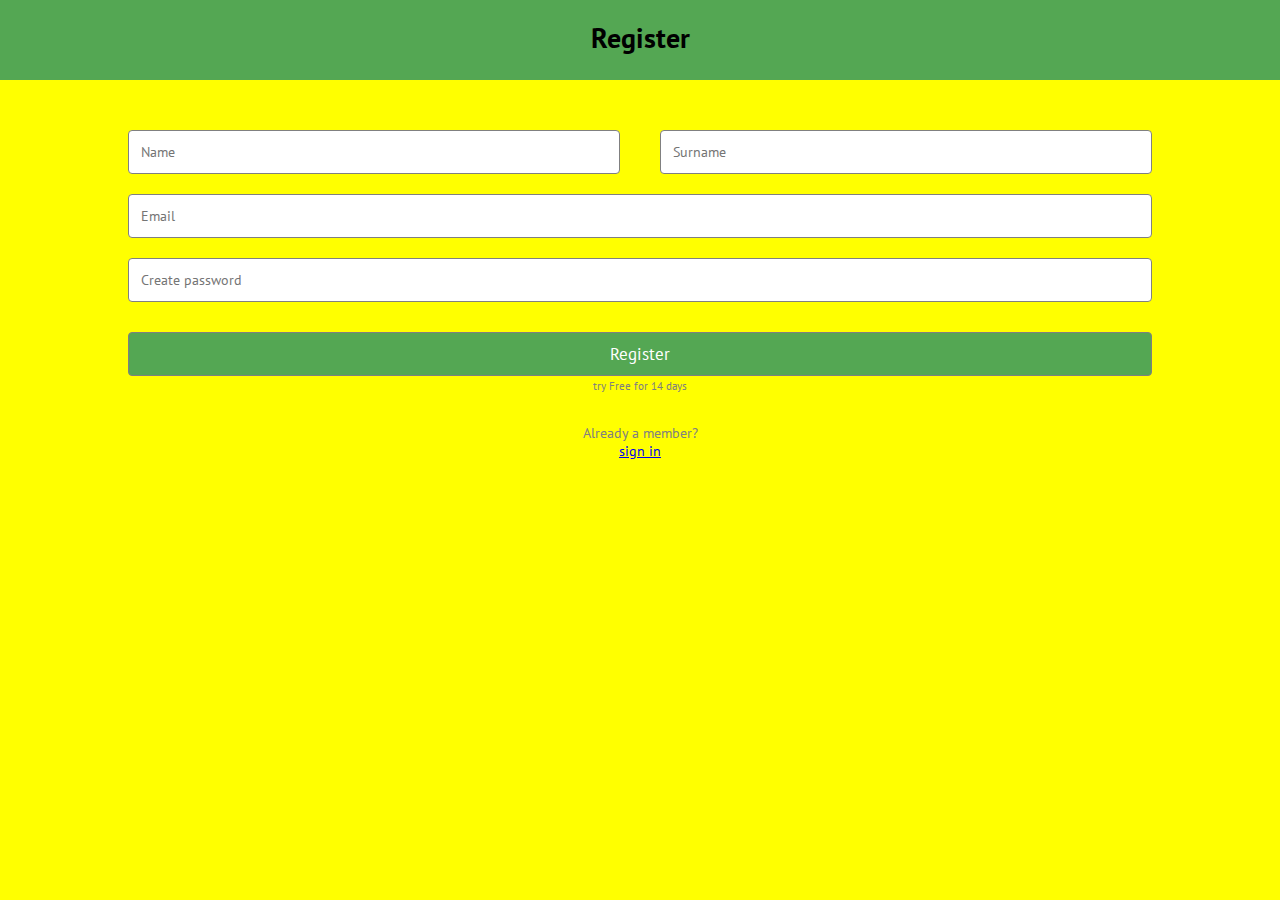
<file: 001_Registration_Form/index.html>
<!DOCTYPE html>
<html lang="en">
  <head>
    <meta charset="UTF-8" />
    <meta name="viewport" content="width=device-width, initial-scale=1.0" />
    <meta http-equiv="X-UA-Compatible" content="ie=edge" />
    <title>Registration</title>
    <link rel="stylesheet" href="style.css" />
    <link
      href="https://fonts.googleapis.com/css?family=PT+Sans&display=swap"
      rel="stylesheet"
    />
  </head>
  <body>
    <div class="form-header">
      <h1>Register</h1>
    </div>
    <form action="">
      <input type="text" name="firstname" placeholder="Name" />
      <input type="text" name="lastname" placeholder="Surname" />
      <input type="email" name="email" placeholder="Email" />
      <input type="password" name="password" placeholder="Create password" />
      <input type="button" name="register" value="Register" />
      <p class="note">try Free for 14 days</p>

      <div class="member-callout">
        <p>Already a member?</p>
        <a href="#">sign in</a>
      </div>
    </form>
  </body>
</html>
</file>
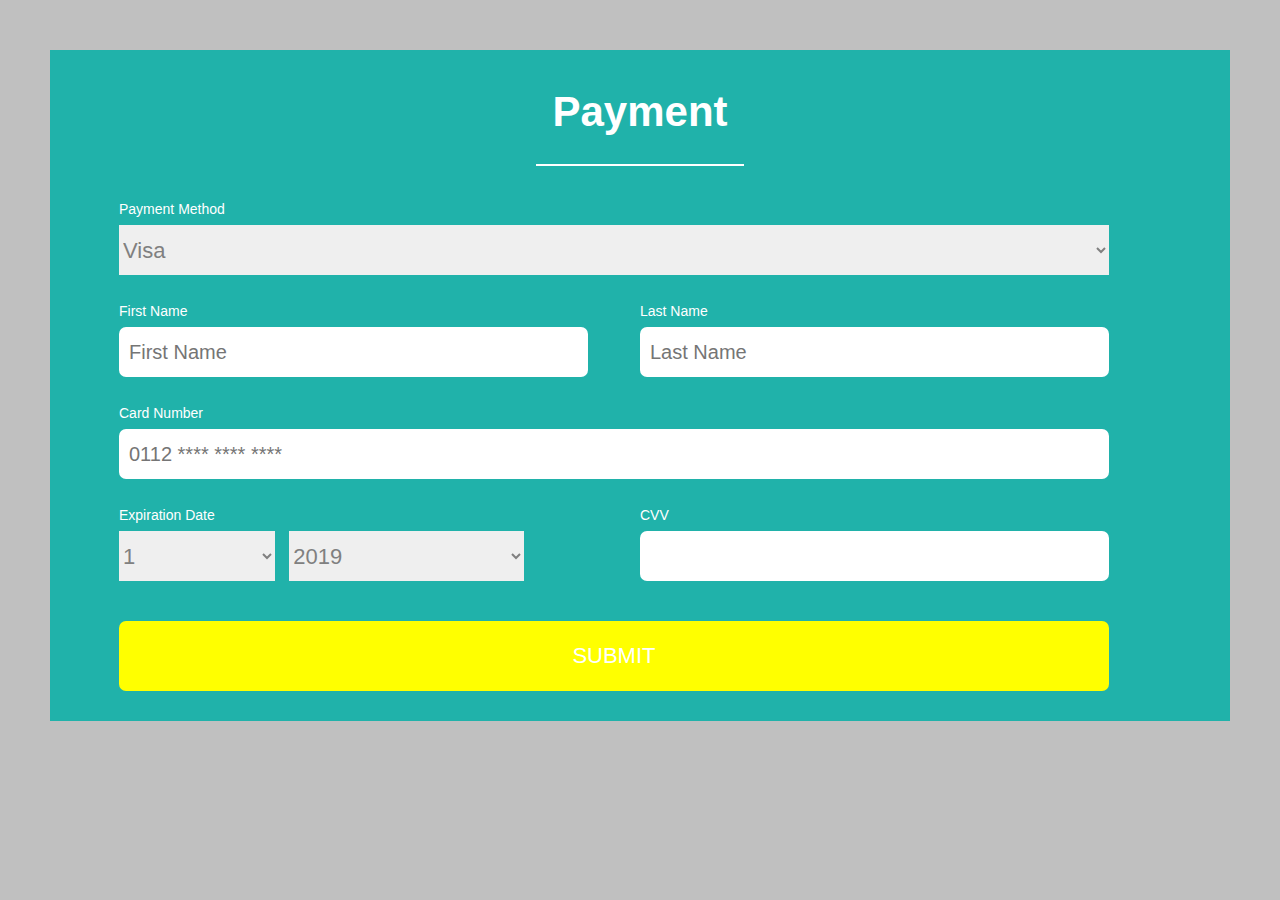
<file: 002_CC_Payment_Form/index.html>
<!DOCTYPE html>
<html lang="en">
  <head>
    <meta charset="UTF-8" />
    <meta name="viewport" content="width=device-width, initial-scale=1.0" />
    <meta http-equiv="X-UA-Compatible" content="ie=edge" />
    <title>Payment</title>
    <link rel="stylesheet" href="style.css" />
  </head>
  <body>
    <form action="">
      <div class="container">
        <div class="header">
          <h1>Payment</h1>
          <hr />
        </div>

        <div class="payment-method">
          <p>Payment Method</p>
          <select name="creditcard-type">
            <option value="visa">Visa</option>
            <option value="mastercard">Mastercard</option>
            <option value="american-express">American Express</option>
          </select>
        </div>

        <div class="names">
          <div class="first-name">
            <p>First Name</p>
            <input type="text" name="firstname" placeholder="First Name" />
          </div>

          <div class="last-name">
            <p>Last Name</p>
            <input type="text" name="lastname" placeholder="Last Name" />
          </div>
        </div>

        <div class="card-number">
          <p>Card Number</p>
          <input
            type="text"
            name="cardnumber"
            placeholder="0112 **** **** ****"
          />
        </div>

        <div class="bundle">
          <div class="expiration-date">
            <p>Expiration Date</p>
            <select name="expiration-month">
              <option value="1">1</option>
              <option value="2">2</option>
              <option value="3">3</option>
              <option value="4">4</option>
              <option value="5">5</option>
              <option value="6">6</option>
              <option value="7">7</option>
              <option value="8">8</option>
              <option value="9">9</option>
              <option value="10">10</option>
              <option value="11">11</option>
              <option value="12">12</option>
            </select>
            <select name="expiration-year">
              <option value="2019">2019</option>
              <option value="2020">2020</option>
              <option value="2021">2021</option>
              <option value="2022">2022</option>
              <option value="2023">2023</option>
              <option value="2024">2024</option>
              <option value="2025">2025</option>
              <option value="2026">2026</option>
              <option value="2027">2027</option>
              <option value="2028">2028</option>
              <option value="2029">2029</option>
              <option value="2030">2030</option>
            </select>
          </div>
          <div class="cvv">
            <p>CVV</p>
            <input type="password" name="cvv" />
          </div>
        </div>

        <div class="submit-button">
          <input type="button" value="submit" />
        </div>
      </div>
    </form>
  </body>
</html>
</file>
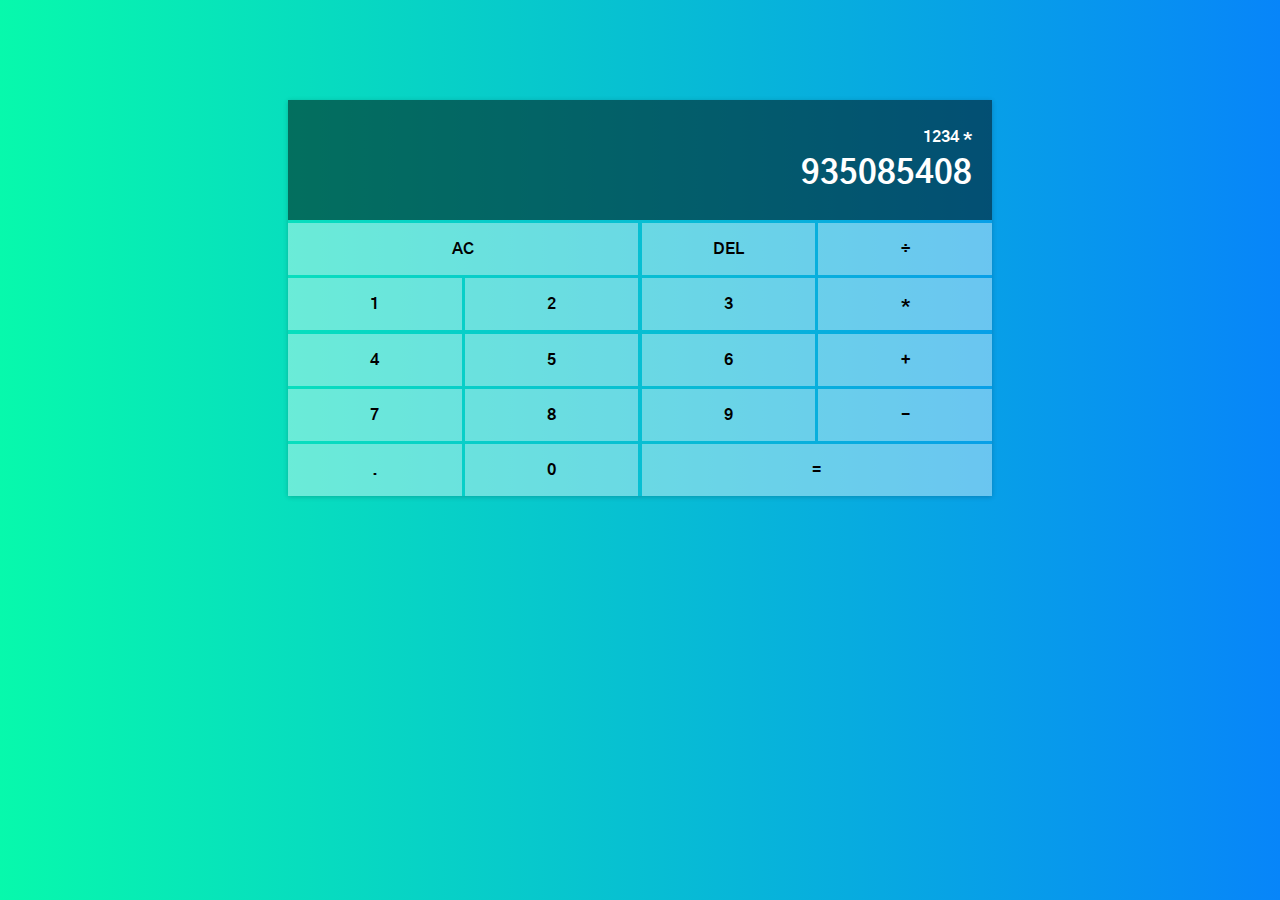
<file: 004_Calculator/index.html>
<!DOCTYPE html>
<html lang="en">
  <head>
    <meta charset="UTF-8" />
    <meta name="viewport" content="width=device-width, initial-scale=1.0" />
    <meta http-equiv="X-UA-Compatible" content="ie=edge" />
    <title>Calculator</title>
    <link
      href="https://fonts.googleapis.com/css?family=Gothic+A1:400,500,600,700,800,900&display=swap"
      rel="stylesheet"
    />
    <link rel="stylesheet" href="style.css" />
  </head>
  <body>
    <div class="calculator-grid">
      <div class="calculator-block-span4">
        <p class="previous-input">1234 *</p>
        <p class="output">935085408</p>
      </div>
      <div class="calculator-block-span2">
        <p>AC</p>
      </div>
      <div class="calculator-block">
        <p>DEL</p>
      </div>
      <div class="calculator-block">
        <p>÷</p>
      </div>

      <div class="calculator-block">
        <p>1</p>
      </div>

      <div class="calculator-block">
        <p>2</p>
      </div>

      <div class="calculator-block">
        <p>3</p>
      </div>

      <div class="calculator-block">
        <p>*</p>
      </div>

      <div class="calculator-block">
        <p>4</p>
      </div>

      <div class="calculator-block">
        <p>5</p>
      </div>

      <div class="calculator-block">
        <p>6</p>
      </div>

      <div class="calculator-block">
        <p>+</p>
      </div>

      <div class="calculator-block">
        <p>7</p>
      </div>

      <div class="calculator-block">
        <p>8</p>
      </div>

      <div class="calculator-block">
        <p>9</p>
      </div>

      <div class="calculator-block">
        <p>-</p>
      </div>

      <div class="calculator-block">
        <p>.</p>
      </div>

      <div class="calculator-block">
        <p>0</p>
      </div>

      <div class="calculator-block-span2">
        <p>=</p>
      </div>
    </div>
  </body>
</html>
</file>
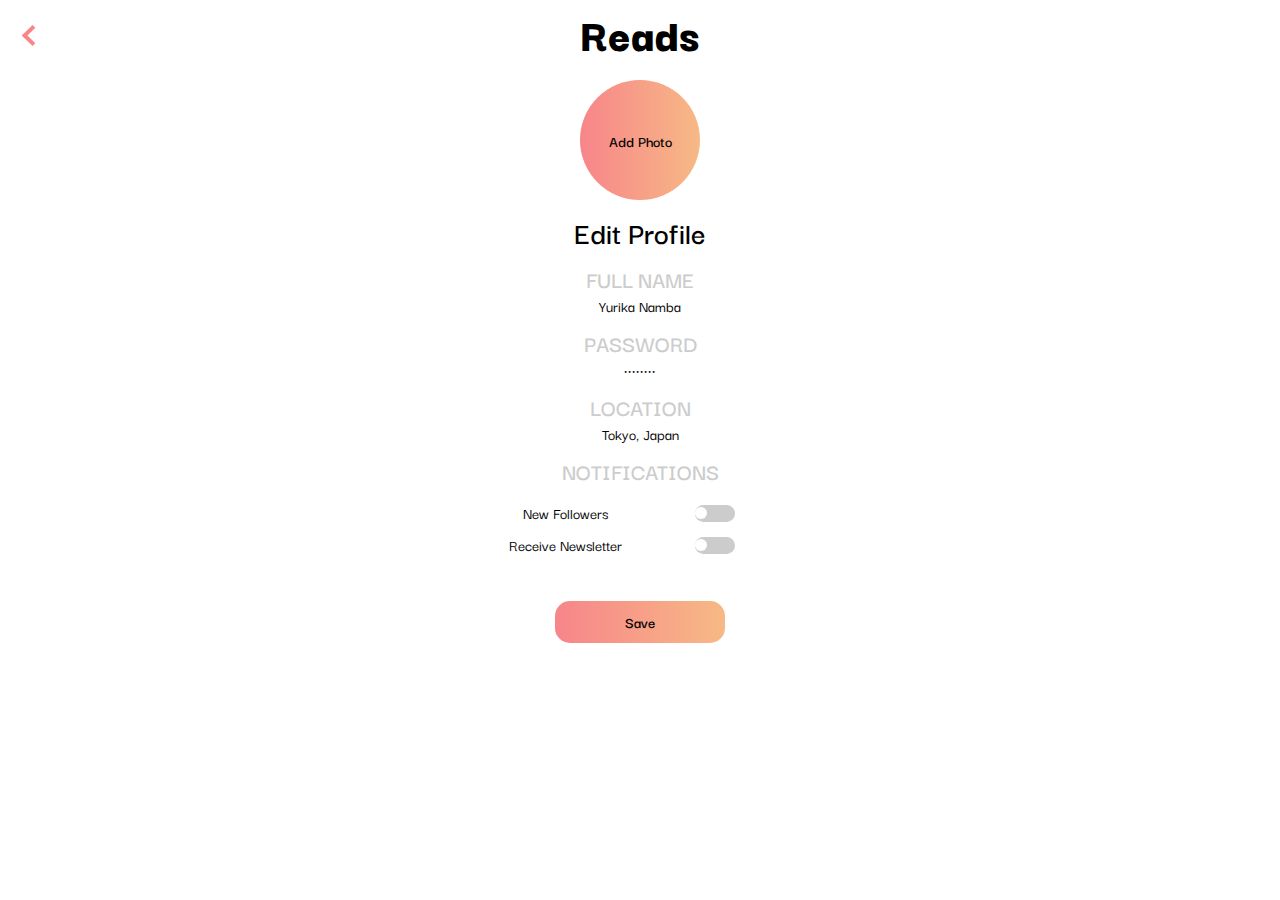
<file: 007_Settings/index.html>
<!DOCTYPE html>
<html lang="en">
  <head>
    <meta charset="UTF-8" />
    <meta name="viewport" content="width=device-width, initial-scale=1.0" />
    <meta http-equiv="X-UA-Compatible" content="ie=edge" />
    <title>Settings</title>
    <link rel="stylesheet" href="style.css" />
    <link
      href="https://fonts.googleapis.com/css?family=Darker+Grotesque:300,400,600,800&display=swap"
      rel="stylesheet"
    />
  </head>
  <body>
    <header>
      <div class="logo">Reads</div>
      <div class="arrow"></div>
    </header>

    <div class="profile-picture">
      <div class="profile-circle"></div>
      <p>Add Photo</p>
    </div>

    <div class="edit-profile">
      <h1>Edit Profile</h1>

      <div class="user-name">
        <h2>Full Name</h2>
        <p>Yurika Namba</p>
      </div>

      <div class="password">
        <h2>Password</h2>
        <p>••••••••</p>
      </div>

      <div class="gender"></div>

      <div class="location">
        <h2>Location</h2>
        <p>Tokyo, Japan</p>
      </div>

      <div class="notifications">
        <h2>notifications</h2>
        <div class="grid">
          <p class="box">New Followers</p>
          <label class="toggle box switch">
            <input type="checkbox" />
            <span class="slider round"></span>
          </label>
          <p class="box">Receive Newsletter</p>
          <label class="toggle box switch">
            <input type="checkbox" />
            <span class="slider round"></span>
          </label>
        </div>
      </div>

      <div class="save-button">
        <p>Save</p>
      </div>
    </div>
  </body>
</html>
</file>
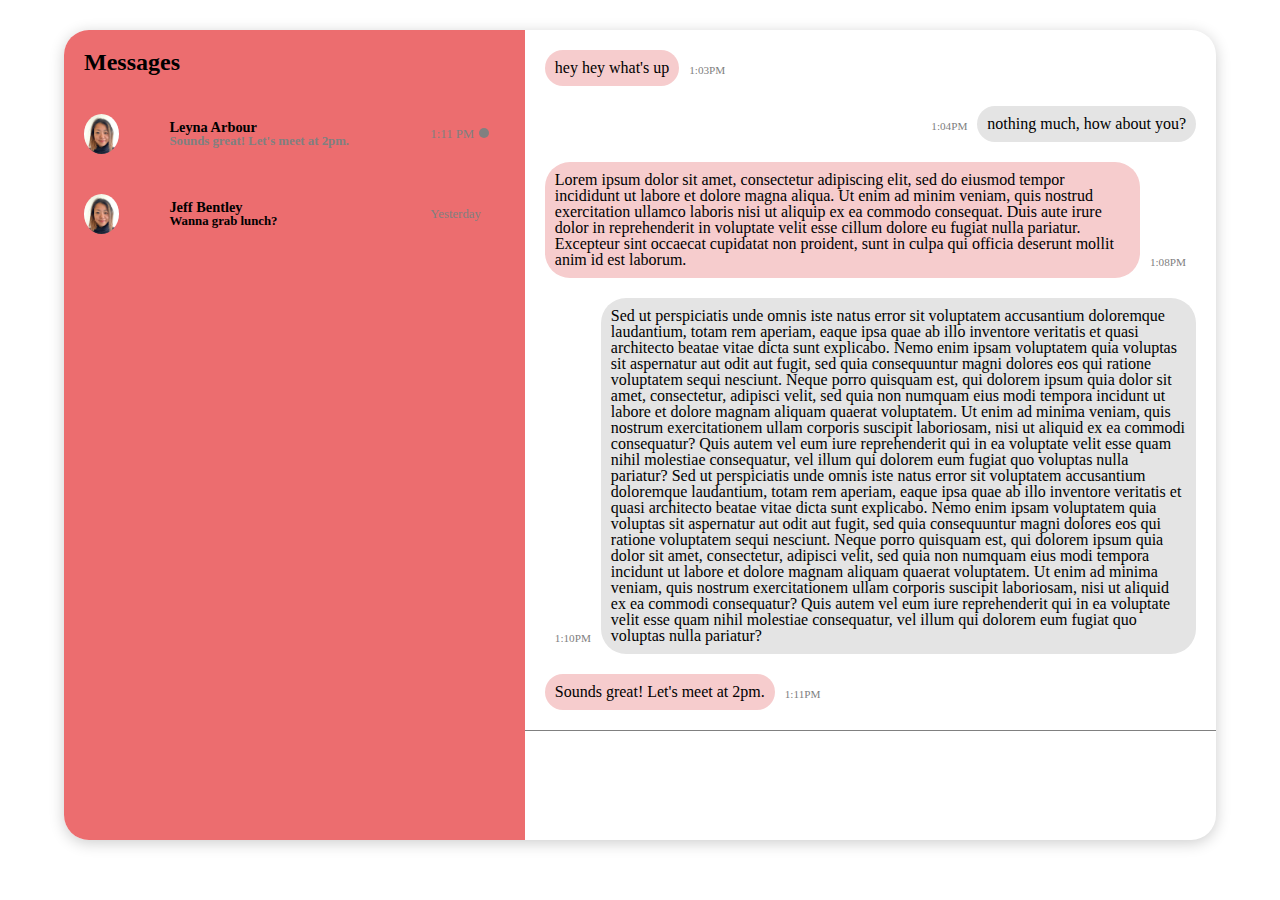
<file: 013_Direct_Messaging/index.html>
<!DOCTYPE html>
<html lang="en">
  <head>
    <meta charset="UTF-8" />
    <meta name="viewport" content="width=device-width, initial-scale=1.0" />
    <title>Direct Messaging</title>
    <link rel="stylesheet" href="style.css" />
    <link
    href="https://fonts.googleapis.com/css?family=Montserrat:400,500,600,700,900&display=swap"
    rel="stylesheet"
  />
  </head>
  <body>
    <div class="messages-container">
      <div class="messages-list">
        <h1>Messages</h1>
        <div class="message-container">
          <div class="avatar"></div>
          <div class="vertical-flex">
            <p class="to-name">Leyna Arbour</p>
            <p class="message-text unread">Sounds great! Let's meet at 2pm.</p>
          </div>
          <div class="horizontal-flex">
            <p class="date-time">1:11 PM</p>
            <div class="unread-marker"></div>
          </div>
        </div>
        <div class="message-container">
            <div class="avatar"></div>
            <div class="vertical-flex">
              <p class="to-name">Jeff Bentley</p>
              <p class="message-text read">Wanna grab lunch?</p>
            </div>
            <div class="horizontal-flex">
              <p class="date-time">Yesterday</p>
            </div>
          </div>
        </div>
        <div class="message-window">
            <div class="messages">
            <div class="from">
                <p class="from-text">hey hey what's up</p>
                <p class="time">1:03PM</p>
            </div>
            <div class="to">
                <p class="time">1:04PM</p>
                <p class="to-text">nothing much, how about you?</p>
            </div>
            <div class="from">
                <p class="from-text">Lorem ipsum dolor sit amet, consectetur adipiscing elit, sed do eiusmod tempor incididunt ut labore et dolore magna aliqua. Ut enim ad minim veniam, quis nostrud exercitation ullamco laboris nisi ut aliquip ex ea commodo consequat. Duis aute irure dolor in reprehenderit in voluptate velit esse cillum dolore eu fugiat nulla pariatur. Excepteur sint occaecat cupidatat non proident, sunt in culpa qui officia deserunt mollit anim id est laborum.</p>
                <p class="time">1:08PM</p>
            </div>
            <div class="to">
                <p class="time">1:10PM</p>
                <p class="to-text">Sed ut perspiciatis unde omnis iste natus error sit voluptatem accusantium doloremque laudantium, totam rem aperiam, eaque ipsa quae ab illo inventore veritatis et quasi architecto beatae vitae dicta sunt explicabo. Nemo enim ipsam voluptatem quia voluptas sit aspernatur aut odit aut fugit, sed quia consequuntur magni dolores eos qui ratione voluptatem sequi nesciunt. Neque porro quisquam est, qui dolorem ipsum quia dolor sit amet, consectetur, adipisci velit, sed quia non numquam eius modi tempora incidunt ut labore et dolore magnam aliquam quaerat voluptatem. Ut enim ad minima veniam, quis nostrum exercitationem ullam corporis suscipit laboriosam, nisi ut aliquid ex ea commodi consequatur? Quis autem vel eum iure reprehenderit qui in ea voluptate velit esse quam nihil molestiae consequatur, vel illum qui dolorem eum fugiat quo voluptas nulla pariatur?

                    Sed ut perspiciatis unde omnis iste natus error sit voluptatem accusantium doloremque laudantium, totam rem aperiam, eaque ipsa quae ab illo inventore veritatis et quasi architecto beatae vitae dicta sunt explicabo. Nemo enim ipsam voluptatem quia voluptas sit aspernatur aut odit aut fugit, sed quia consequuntur magni dolores eos qui ratione voluptatem sequi nesciunt. Neque porro quisquam est, qui dolorem ipsum quia dolor sit amet, consectetur, adipisci velit, sed quia non numquam eius modi tempora incidunt ut labore et dolore magnam aliquam quaerat voluptatem. Ut enim ad minima veniam, quis nostrum exercitationem ullam corporis suscipit laboriosam, nisi ut aliquid ex ea commodi consequatur? Quis autem vel eum iure reprehenderit qui in ea voluptate velit esse quam nihil molestiae consequatur, vel illum qui dolorem eum fugiat quo voluptas nulla pariatur?
                </p>
            </div>
            <div class="from">
                <p class="from-text">Sounds great! Let's meet at 2pm.</p>
                <p class="time">1:11PM</p>
            </div>
        </div>
        <div class="message-input">
<input type="text">
        </div>
        </div>
      </div>
    </div>
  </body>
</html>
</file>
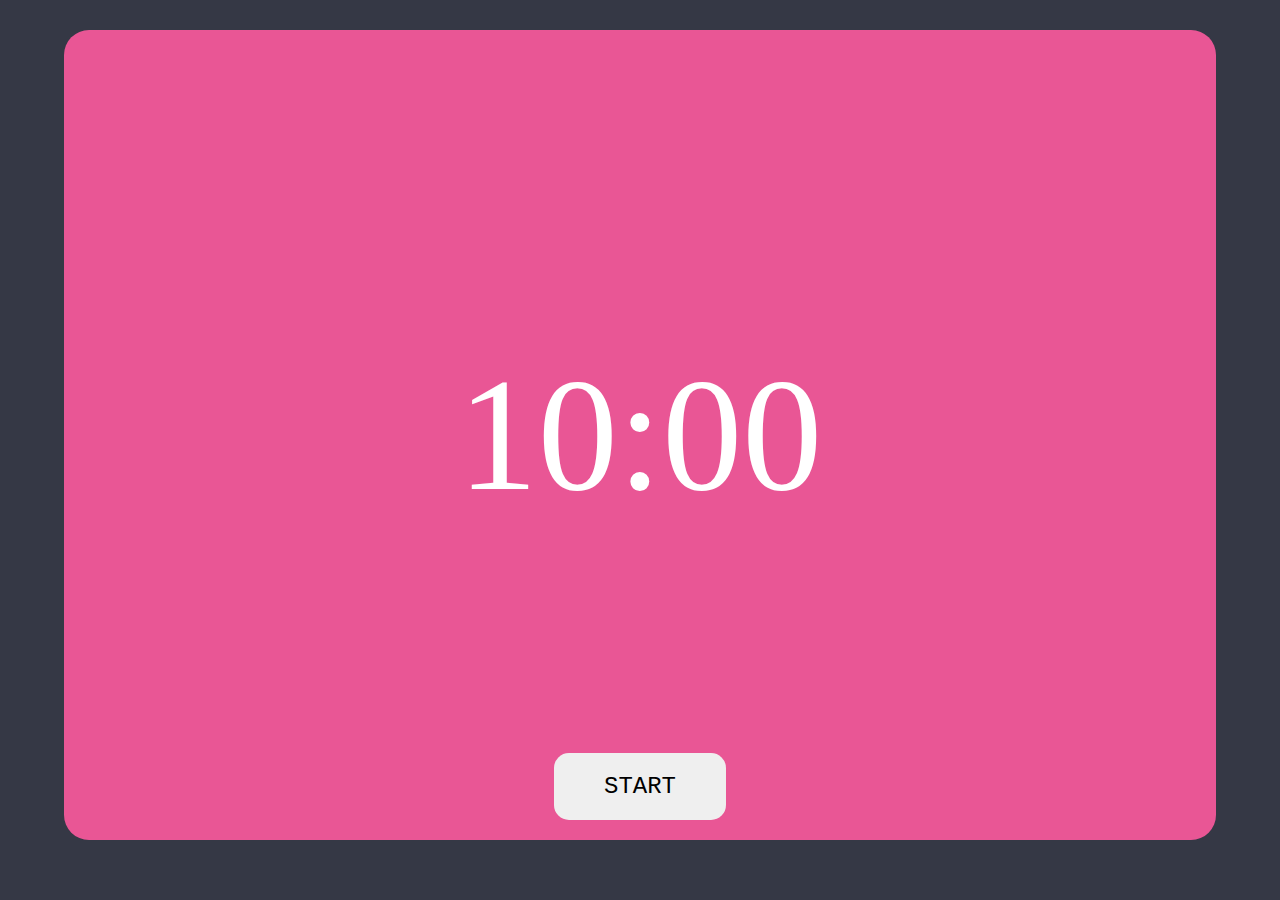
<file: 014_Countown_Timer/index.html>
<!DOCTYPE html>
<html lang="en">
  <head>
    <meta charset="UTF-8" />
    <meta name="viewport" content="width=device-width, initial-scale=1.0" />
    <title>Countdown Timer</title>
    <link rel="stylesheet" href="style.css" />
  </head>
  <body>
    <div class="timer-container">
      <div class="timer">
        <p id="countdown"></p>
      </div>
      <button id="timer-btn">START</button>
    </div>
    <script src="script.js"></script>
  </body>
</html>
</file>
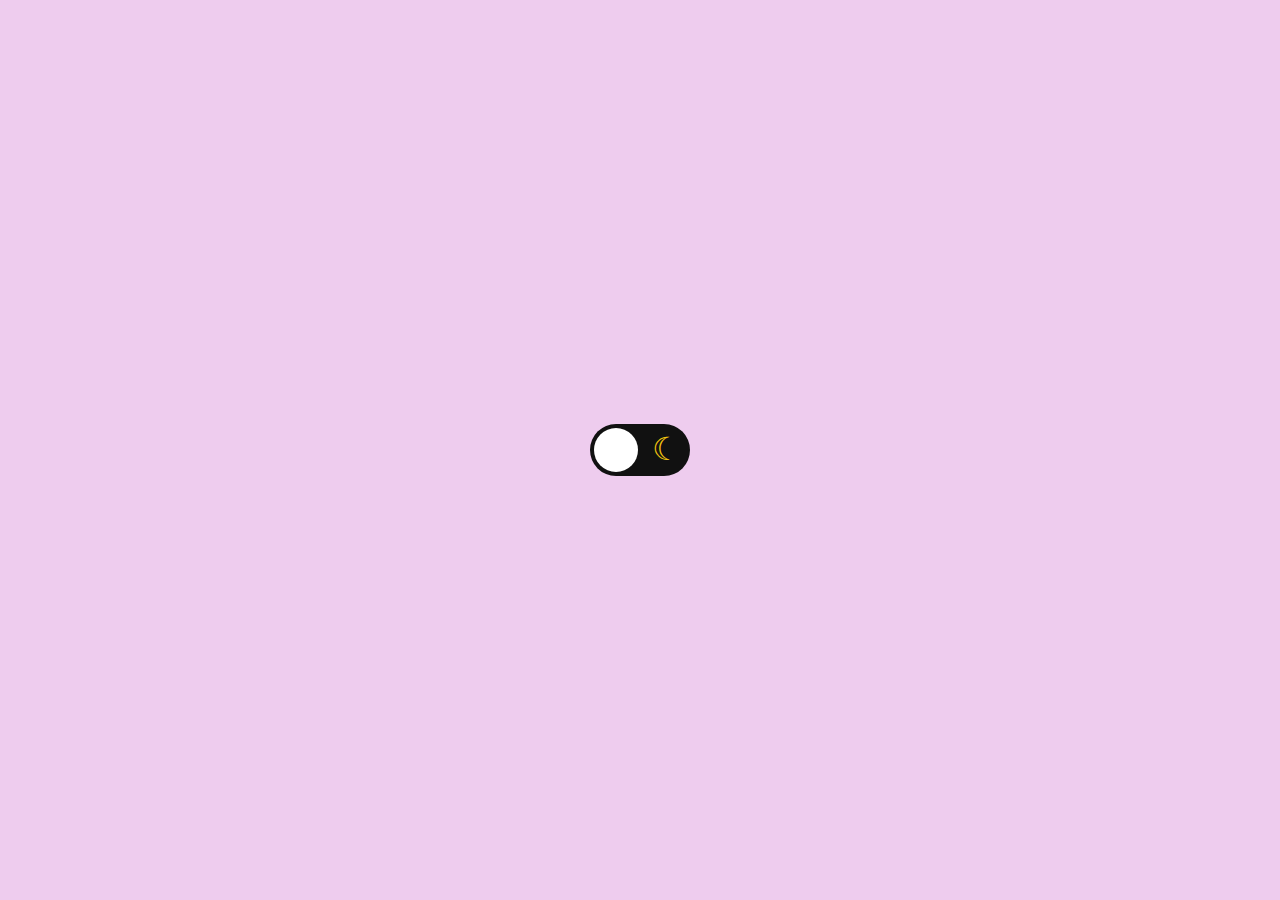
<file: 015_On_Off_Switch/index.html>
<!DOCTYPE html>
<html lang="en">
  <head>
    <meta charset="UTF-8" />
    <meta name="viewport" content="width=device-width, initial-scale=1.0" />
    <title>On Off Switch</title>
    <link rel="stylesheet" href="style.css" />
  </head>
  <body>
    <input type="checkbox" class="checkbox" id="checkbox" />
    <label for="checkbox" class="label">
      <p class="sun">☼</p>
      <p class="moon">☾</p>
      <div class="ball"></div>
    </label>

    <script src="script.js"></script>
  </body>
</html>
</file>
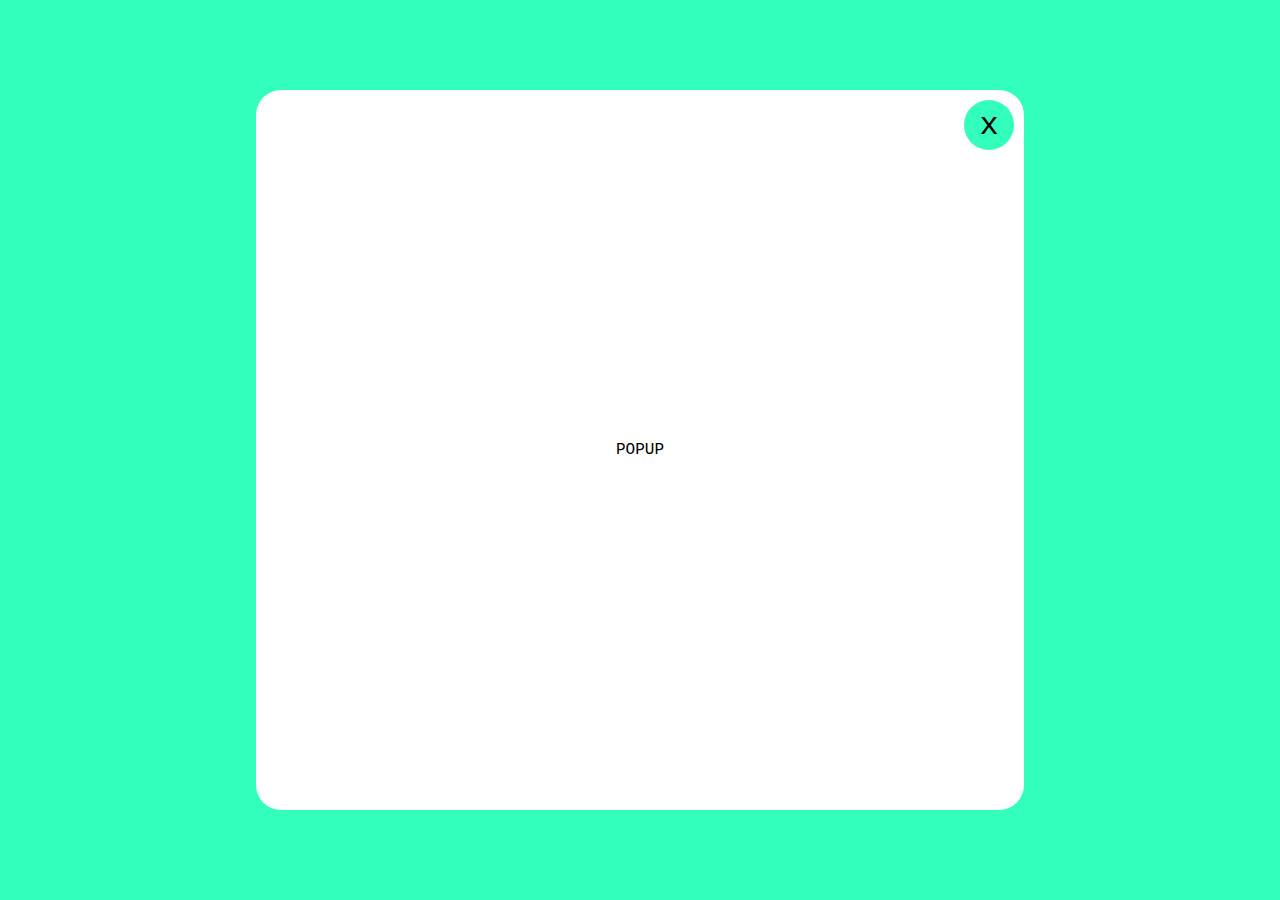
<file: 016_Popup_Overlay/index.html>
<!DOCTYPE html>
<html lang="en">
  <head>
    <meta charset="UTF-8" />
    <meta name="viewport" content="width=device-width, initial-scale=1.0" />
    <title>Popup Overlay</title>
    <link href="style.css" rel="stylesheet" />
  </head>
  <body>
    <button id="click-me">Click Me</button>
    <div class="overlay">
      <div class="popup">
        <button id="close-pop-up"><p>x</p></button>
        <p>POPUP</p>
      </div>
    </div>
    <script src="script.js"></script>
  </body>
</html>
</file>
<file: 001_Registration_Form/style.css>
* {
  font-family: "PT Sans", sans-serif;
  font-size: 14px;
  box-sizing: border-box;
}

body {
  margin: 0;
  padding: 0;
  background: yellow;
}

.form-header {
  background-color: #54a753;
  width: 100%;
  height: 80px;
  margin-top: 0;
  display: inline-block;
}

.form-header h1 {
  text-align: center;
  font-size: 2em;
  color: black;
}

form {
  width: 80%;
  margin: 30px auto;
  text-align: center;
}

form input {
  border: solid 1px grey;
  width: 100%;
  border-radius: 4px;
  padding: 12px;
  margin-top: 20px;
}

form input[name="firstname"] {
  float: left;
  width: 48%;
  margin-right: 3px;
}

form input[name="lastname"] {
  float: right;
  width: 48%;
  margin-left: 3px;
}

form input[type="button"] {
  font-size: 1.2em;
  background-color: #54a753;
  color: white;
  margin-top: 30px;
  padding: 10px;
}

form input[type="button"]:hover {
  background-color: black;
}

form p.note {
  display: inline;
  font-size: 0.8em;
  color: grey;
}

.member-callout p {
  margin-top: 30px;
  margin-bottom: 0px;
  color: grey;
}
</file>
<file: 002_CC_Payment_Form/style.css>
* {
  box-sizing: border-box;
}

body {
  font-family: Arial, Helvetica, sans-serif;
  font-size: 14px;
  color: white;
  margin: 0;
  background-color: silver;
}

form {
  background-color: LightSeaGreen;
  margin: 50px;
}

.container {
  width: 90%;
  margin: 0 auto;
}

.container > div {
  padding: 10px;
}

h1 {
  text-align: center;
  font-size: 3em;
}

hr {
  width: 20%;
  height: 2px;
  border: 0;
  background: white;
}

form p {
  margin: 8px 0;
  padding: 0;
}

.payment-method select {
  width: 95%;
  height: 50px;
  border: 0;
  font: 22px Arial, Helvetica, sans-serif !important;
  color: grey;
}

.names {
  display: flex;
}

.first-name,
.last-name {
  width: 100%;
}

input[name="firstname"],
input[name="lastname"] {
  padding: 10px;
  border: 0;
  width: 90%;
  height: 50px;
  border-radius: 7px;
  font: 20px Arial, Helvetica, sans-serif !important;
}

input[name="cardnumber"] {
  padding: 10px;
  border: 0;
  width: 95%;
  height: 50px;
  border-radius: 7px;
  font: 20px Arial, Helvetica, sans-serif !important;
}

.bundle {
  display: flex;
}

.expiration-date {
  width: 50%;
}

.cvv {
  width: 45%;
}

select[name="expiration-month"] {
  width: 30%;
  margin-right: 10px;
  height: 50px;
  border: 0;
  font: 22px Arial, Helvetica, sans-serif !important;
  color: grey;
}

select[name="expiration-year"] {
  width: 45%;
  height: 50px;
  border: 0;
  font: 22px Arial, Helvetica, sans-serif !important;
  color: grey;
}

input[name="cvv"] {
  padding: 10px;
  border: 0;
  width: 100%;
  height: 50px;
  border-radius: 7px;
  font: 22px Arial, Helvetica, sans-serif !important;
}

input[type="button"] {
  color: white;
  border: 0;
  text-transform: uppercase;
  background-color: yellow;
  width: 95%;
  height: 70px;
  border-radius: 7px;
  margin: 20px 0;
  font: 22px Arial, Helvetica, sans-serif !important;
}

input[type="button"]:hover {
  background-color: blue;
}
</file>
<file: 004_Calculator/style.css>
*,
*::before,
*::after {
  box-sizing: border-box;
  font-family: "Gothic A1", sans-serif;
  font-weight: 700;
}

body {
  margin: 0;
  padding: 0;
  background: linear-gradient(to right, #07f9ac, #0785f9);
}

.calculator-grid {
  margin: 100px auto;
  width: 55%;
  display: grid;
  grid-template-columns: repeat(4, 1fr);
  grid-template-rows: minmax(120px, auto) repeat(5, 1fr);
  /* we want the calculator display's height to be flexible so we set the max to auto*/
  grid-gap: 0.2em;
  box-shadow: 0 1px 5px rgba(0, 0, 0, 0.2);
}

/* button styling */
.calculator-block {
  background-color: rgba(255, 255, 255, 0.4);
}

.calculator-block:hover {
  background-color: rgba(245, 8, 193, 0.7);
  cursor: pointer;
}

.calculator-block p {
  color: black;
  text-align: center;
}

/* calculator display styling */
.calculator-block-span4 {
  grid-column: 1 / -1;
  background-color: rgba(0, 0, 0, 0.5);
  display: flex;
  flex-direction: column;
  align-items: flex-end;
  justify-content: space-evenly;
  word-wrap: break-word;
  word-break: break-all;
  padding: 20px;
}

.calculator-block-span4 p {
  color: white;
  margin: 0;
}

.output {
  font-size: 2em;
}

/* AC and button styling */
.calculator-block-span2 {
  grid-column: span 2;
  background-color: rgba(255, 255, 255, 0.4);
  position: relative;
}

.calculator-block-span2:hover {
  background-color: rgba(245, 8, 193, 0.7);
  cursor: pointer;
}

.calculator-block-span2 p {
  color: black;
  position: absolute;
  left: 50%;
  transform: translate(-50%);
}
</file>
<file: 007_Settings/style.css>
*,
*::before,
*::after {
  box-sizing: border-box;
  font-family: "Darker Grotesque", sans-serif;
  font-weight: 300;
}

body {
  margin: 0;
  padding: 0;
  text-align: center;
}

/* HEADER */
.logo {
  font-size: 3em;
  color: black;
  font-weight: 900;
}

.arrow {
  height: 15px;
  width: 15px;
  border: 1px solid #f7858a;
  border-width: 4px 4px 0 0;
  transform: rotate(225deg);
  margin-left: 25px;
  position: relative;
  bottom: 37px;
}

.arrow:hover {
  height: 15px;
  width: 15px;
  border: 1px solid #cccccc;
  border-width: 4px 4px 0 0;
  transform: rotate(225deg);
  margin-left: 25px;
  position: relative;
  bottom: 37px;
  cursor: pointer;
}

/* PROFILE PICTURE */
.profile-picture {
  width: 100%;
  height: 100px;
}

.profile-circle {
  background-image: linear-gradient(to right, #f7858a, #f7b985);
  width: 120px;
  height: 120px;
  border-radius: 50%;
  margin: 0 auto;
}

.profile-picture p {
  position: relative;
  bottom: 86px;
  font-weight: 600;
}

.profile-picture p:hover {
  cursor: pointer;
}

/* PROFILE */

.edit-profile h1 {
  font-weight: 600;
  margin: 30px 0 5px 0;
}

.edit-profile h2 {
  margin: 0;
  margin-top: 10px;
  text-transform: uppercase;
  color: #cccccc;
  font-weight: 600;
}
.edit-profile p {
  margin: 0;
  display: inline;
  font-weight: 500;
}
.edit-profile p:hover {
  background: #cccccc;
}

/* NOTIFICATIONS */
.notifications {
  margin-bottom: 50px;
}
.notifications p {
  padding: 5px;
}

.notifications p:hover {
  background: white;
}

.grid {
  width: 300px;
  margin: 0px auto;
  margin-top: 10px;
  display: grid;
  grid-template-columns: 1fr 1fr;
  grid-template-rows: 1fr 1fr;
  justify-items: center;
}

.box {
  align-self: center;
}

/* The switch - the box around the slider */
.switch {
  position: relative;
  display: inline-block;
  width: 40px;
  height: 17px;
}

/* Hide default HTML checkbox */
.switch input {
  opacity: 0;
  width: 0;
  height: 0;
}

/* The slider */
.slider {
  position: absolute;
  cursor: pointer;
  top: 0;
  left: 0;
  right: 0;
  bottom: 0;
  background-color: #ccc;
  -webkit-transition: 0.4s;
  transition: 0.4s;
}

.slider:before {
  position: absolute;
  content: "";
  height: 12px;
  width: 12px;
  left: 0px;
  bottom: 3px;
  background-color: white;
  -webkit-transition: 0.4s;
  transition: 0.4s;
}

input:checked + .slider {
  background-image: linear-gradient(to right, #f7858a, #f7b985);
}

input:focus + .slider {
  box-shadow: 0 0 1px #2196f3;
}

input:checked + .slider:before {
  -webkit-transform: translateX(26px);
  -ms-transform: translateX(26px);
  transform: translateX(26px);
}

/* Rounded sliders */
.slider.round {
  border-radius: 34px;
}

.slider.round:before {
  border-radius: 50%;
}

/* SAVE BUTTON */
.save-button p {
  background-image: linear-gradient(to right, #f7858a, #f7b985);
  padding: 10px 70px 10px 70px;
  display: inline;
  border-radius: 15px;
  font-weight: 600;
}

.save-button p:hover {
  background-image: none;
  background-color: #cccccc;
  cursor: pointer;
}
</file>
<file: 013_Direct_Messaging/style.css>
/* RESET STYLING */

/* http://meyerweb.com/eric/tools/css/reset/ 
   v2.0 | 20110126
   License: none (public domain)
*/

html,
body,
div,
span,
applet,
object,
iframe,
h1,
h2,
h3,
h4,
h5,
h6,
p,
blockquote,
pre,
a,
abbr,
acronym,
address,
big,
cite,
code,
del,
dfn,
em,
img,
ins,
kbd,
q,
s,
samp,
small,
strike,
strong,
sub,
sup,
tt,
var,
b,
u,
i,
center,
dl,
dt,
dd,
ol,
ul,
li,
fieldset,
form,
label,
legend,
table,
caption,
tbody,
tfoot,
thead,
tr,
th,
td,
article,
aside,
canvas,
details,
embed,
figure,
figcaption,
footer,
header,
hgroup,
menu,
nav,
output,
ruby,
section,
summary,
time,
mark,
audio,
video {
  margin: 0;
  padding: 0;
  border: 0;
  font-size: 100%;
  font: inherit;
  vertical-align: baseline;
}
/* HTML5 display-role reset for older browsers */
article,
aside,
details,
figcaption,
figure,
footer,
header,
hgroup,
menu,
nav,
section {
  display: block;
}
body {
  line-height: 1;
}
ol,
ul {
  list-style: none;
}
blockquote,
q {
  quotes: none;
}
blockquote:before,
blockquote:after,
q:before,
q:after {
  content: "";
  content: none;
}
table {
  border-collapse: collapse;
  border-spacing: 0;
}

/* CUSTOM STYLING STARTS HERE */

*,
*::before,
*::after {
  font-family: "Montserrat", sans-serif;
  font-weight: 300;
  box-sizing: border-box;
}

body,
html {
  margin: 0;
  padding: 0;
  background-color: #ffffff;
}

a {
  cursor: pointer;
  text-decoration: none;
  color: black;
}

.messages-container {
  border-radius: 25px;
  margin: 30px auto;
  display: flex;
  width: 90vw;
  height: 90vh;
  box-shadow: 0px 3px 15px rgba(0, 0, 0, 0.2);
}

.messages-list {
  background-color: #ec6d6f;
  width: 40%;
  height: 100%;
  border-top-left-radius: 25px;
  border-bottom-left-radius: 25px;
  display: flex;
  flex-direction: column;
}

.messages-list h1 {
  padding: 20px;
  font-size: 1.5em;
  font-weight: bold;
}

.message-container {
  display: flex;
  justify-content: flex-start;
  align-items: center;
  padding: 20px;
}

.message-container:hover {
  background-color: #ffffff;
  cursor: pointer;
}

.avatar {
  margin-right: 50px;
  width: 40px;
  height: 40px;
  background-image: url("profile.png");
  background-size: cover;
  background-position: top center;
  border-radius: 50%;
}

.vertical-flex {
  display: flex;
  flex-direction: column;
  width: 70%;
}

.horizontal-flex {
  display: flex;
  width: 20%;
}

.to-name {
  font-size: 0.9em;
  font-weight: bold;
}

.message-text {
  font-size: 0.8em;
  font-weight: bold;
}

.read {
  color: black;
}

.unread {
  color: grey;
}

.horizontal-flex p {
  font-size: 0.8em;
  color: grey;
  padding-right: 5px;
}

.unread-marker {
  background-color: grey;
  border-radius: 50%;
  height: 10px;
  width: 10px;
}
.message-window {
  display: flex;
  flex-direction: column;
  width: 60%;
  border-top-right-radius: 25px;
  border-bottom-right-radius: 25px;
}

.messages {
  overflow: scroll;
}

.from {
  margin: 20px;
  display: flex;
  align-items: flex-end;
}

.from-text {
  background-color: #f6cccd;
  padding: 10px;
  border-radius: 25px;
}

.to {
  margin: 20px;
  display: flex;
  justify-content: flex-end;
  align-items: flex-end;
}

.to-text {
  background-color: #e4e4e4;
  padding: 10px;
  border-radius: 25px;
}

.time {
  color: grey;
  background-color: #ffffff;
  padding: 10px;
  font-size: 0.7em;
}

.message-input input {
  width: 100%;
  height: 80px;
  border-bottom-right-radius: 25px;
  outline: none;
  border: none;
  border-top: 1px solid grey;
  padding: 10px;
}
</file>
<file: 014_Countown_Timer/style.css>
/* RESET STYLING */

/* http://meyerweb.com/eric/tools/css/reset/ 
   v2.0 | 20110126
   License: none (public domain)
*/

html,
body,
div,
span,
applet,
object,
iframe,
h1,
h2,
h3,
h4,
h5,
h6,
p,
blockquote,
pre,
a,
abbr,
acronym,
address,
big,
cite,
code,
del,
dfn,
em,
img,
ins,
kbd,
q,
s,
samp,
small,
strike,
strong,
sub,
sup,
tt,
var,
b,
u,
i,
center,
dl,
dt,
dd,
ol,
ul,
li,
fieldset,
form,
label,
legend,
table,
caption,
tbody,
tfoot,
thead,
tr,
th,
td,
article,
aside,
canvas,
details,
embed,
figure,
figcaption,
footer,
header,
hgroup,
menu,
nav,
output,
ruby,
section,
summary,
time,
mark,
audio,
video {
  margin: 0;
  padding: 0;
  border: 0;
  font-size: 100%;
  font: inherit;
  vertical-align: baseline;
}
/* HTML5 display-role reset for older browsers */
article,
aside,
details,
figcaption,
figure,
footer,
header,
hgroup,
menu,
nav,
section {
  display: block;
}
body {
  line-height: 1;
}
ol,
ul {
  list-style: none;
}
blockquote,
q {
  quotes: none;
}
blockquote:before,
blockquote:after,
q:before,
q:after {
  content: "";
  content: none;
}
table {
  border-collapse: collapse;
  border-spacing: 0;
}

/* CUSTOM STYLING STARTS HERE */

*,
*::before,
*::after {
  font-family: Courier, monospace;
  font-weight: 300;
  box-sizing: border-box;
}

body,
html {
  margin: 0;
  padding: 0;
  background-color: #353845;
}

.timer-container {
  margin: 30px auto;
  border-radius: 25px;
  height: 90vh;
  width: 90vw;
  background-color: #e95695;
  position: relative;
}

.timer p {
  position: absolute;
  top: 50%;
  left: 50%;
  transform: translate(-50%, -50%);
  color: #ffffff;
  font-size: 10em;
  width: 100%;
  text-align: center;
}

button {
  position: absolute;
  bottom: 0;
  left: 50%;
  transform: translate(-50%);
  margin: 20px 0;
  padding: 20px 50px;
  border-radius: 15px;
  border: none;
  font-size: 1.5em;
  outline: none;
}

button:hover {
  background-color: #353845;
  color: #ffffff;
  outline: none;
  cursor: pointer;
}
</file>
<file: 015_On_Off_Switch/style.css>
/* RESET STYLING */

/* http://meyerweb.com/eric/tools/css/reset/ 
   v2.0 | 20110126
   License: none (public domain)
*/

html,
body,
div,
span,
applet,
object,
iframe,
h1,
h2,
h3,
h4,
h5,
h6,
p,
blockquote,
pre,
a,
abbr,
acronym,
address,
big,
cite,
code,
del,
dfn,
em,
img,
ins,
kbd,
q,
s,
samp,
small,
strike,
strong,
sub,
sup,
tt,
var,
b,
u,
i,
center,
dl,
dt,
dd,
ol,
ul,
li,
fieldset,
form,
label,
legend,
table,
caption,
tbody,
tfoot,
thead,
tr,
th,
td,
article,
aside,
canvas,
details,
embed,
figure,
figcaption,
footer,
header,
hgroup,
menu,
nav,
output,
ruby,
section,
summary,
time,
mark,
audio,
video {
  margin: 0;
  padding: 0;
  border: 0;
  font-size: 100%;
  font: inherit;
  vertical-align: baseline;
}
/* HTML5 display-role reset for older browsers */
article,
aside,
details,
figcaption,
figure,
footer,
header,
hgroup,
menu,
nav,
section {
  display: block;
}
body {
  line-height: 1;
}
ol,
ul {
  list-style: none;
}
blockquote,
q {
  quotes: none;
}
blockquote:before,
blockquote:after,
q:before,
q:after {
  content: "";
  content: none;
}
table {
  border-collapse: collapse;
  border-spacing: 0;
}

/* CUSTOM STYLING STARTS HERE */

*,
*::before,
*::after {
  font-family: Courier, monospace;
  font-weight: 300;
  box-sizing: border-box;
}

body {
  margin: 0;
  padding: 0;
  background-color: #eeccee;
  display: flex;
  justify-content: center;
  align-items: center;
  height: 100vh;
  transition: background 0.2s linear;
}

body.dark {
  background-color: #292c35;
}

.checkbox {
  display: none;
}

.label {
  background-color: #111;
  display: flex;
  justify-content: space-between;
  align-items: center;
  padding: 5px;
  height: 26px;
  width: 50px;
  border-radius: 50px;
  position: relative;
  transform: scale(2);
}

.ball {
  width: 22px;
  height: 22px;
  background-color: #ffffff;
  position: absolute;
  top: 2px;
  left: 2px;
  border-radius: 50%;
  transition: transform 0.2s linear;
}

.checkbox:checked + .label .ball {
  transform: translate(24px);
}

.sun {
  color: #f39c12;
}

.moon {
  color: #f1c40f;
}
</file>
<file: 016_Popup_Overlay/style.css>
/*
*  html5resetcss
*/
html,
body,
div,
span,
object,
iframe,
h1,
h2,
h3,
h4,
h5,
h6,
p,
blockquote,
pre,
abbr,
address,
cite,
code,
del,
dfn,
em,
img,
ins,
kbd,
q,
samp,
small,
strong,
sub,
sup,
var,
b,
i,
dl,
dt,
dd,
ol,
ul,
li,
fieldset,
form,
label,
legend,
table,
caption,
tbody,
tfoot,
thead,
tr,
th,
td,
article,
aside,
canvas,
details,
figcaption,
figure,
footer,
header,
hgroup,
menu,
nav,
section,
summary,
time,
mark,
audio,
video {
  margin: 0;
  padding: 0;
  border: 0;
  outline: 0;
  font-size: 100%;
  vertical-align: baseline;
  background: transparent;
}
body {
  line-height: 1;
}
article,
aside,
details,
figcaption,
figure,
footer,
header,
hgroup,
menu,
nav,
section {
  display: block;
}
nav ul {
  list-style: none;
}
blockquote,
q {
  quotes: none;
}
blockquote:before,
blockquote:after,
q:before,
q:after {
  content: none;
}
a {
  margin: 0;
  padding: 0;
  font-size: 100%;
  vertical-align: baseline;
  background: transparent;
}
ins {
  background-color: #ff9;
  color: #000;
  text-decoration: none;
}
mark {
  background-color: #ff9;
  color: #000;
  font-style: italic;
  font-weight: bold;
}
del {
  text-decoration: line-through;
}
abbr[title],
dfn[title] {
  border-bottom: 1px dotted;
  cursor: help;
}
table {
  border-collapse: collapse;
  border-spacing: 0;
}
hr {
  display: block;
  height: 1px;
  border: 0;
  border-top: 1px solid #ccc;
  margin: 1em 0;
  padding: 0;
}
input,
select {
  vertical-align: middle;
}

/* CUSTOM STYLING STARTS HERE */

*,
*::before,
*::after {
  font-family: Courier, monospace;
  font-weight: 300;
  box-sizing: border-box;
}

body {
  margin: 0;
  padding: 0;
  background-color: #33ffbd;
  position: relative;
  display: flex;
  justify-content: center;
  align-items: center;
  height: 100vh;
}

#click-me {
  padding: 20px 40px;
  border-radius: 25px;
  border: none;
  outline: none;
}

#click-me:hover {
  text-transform: uppercase;
  transform: scale(1.2);
  cursor: pointer;
}

.overlay {
  position: absolute;
  width: 100%;
  height: 100%;
  display: none;
  background-color: #33ffbd;
  display: flex;
  justify-content: center;
  align-items: center;
}

.popup {
  background-color: #ffffff;
  border-radius: 25px;
  width: 60%;
  height: 80%;
  position: relative;
  display: flex;
  justify-content: center;
  align-items: center;
}

#close-pop-up {
  position: absolute;
  top: 10px;
  right: 10px;
  width: 25px;
  height: 25px;
  border-radius: 50%;
  display: flex;
  justify-content: center;
  align-items: center;
  background-color: #33ffbd;
  padding: 25px;
  font-weight: bold;
  border: none;
  font-size: 2em;
  outline: none;
}

#close-pop-up:hover {
  cursor: pointer;
  border: 3px solid #33ffbd;
  background-color: #ffffff;
}
</file>
